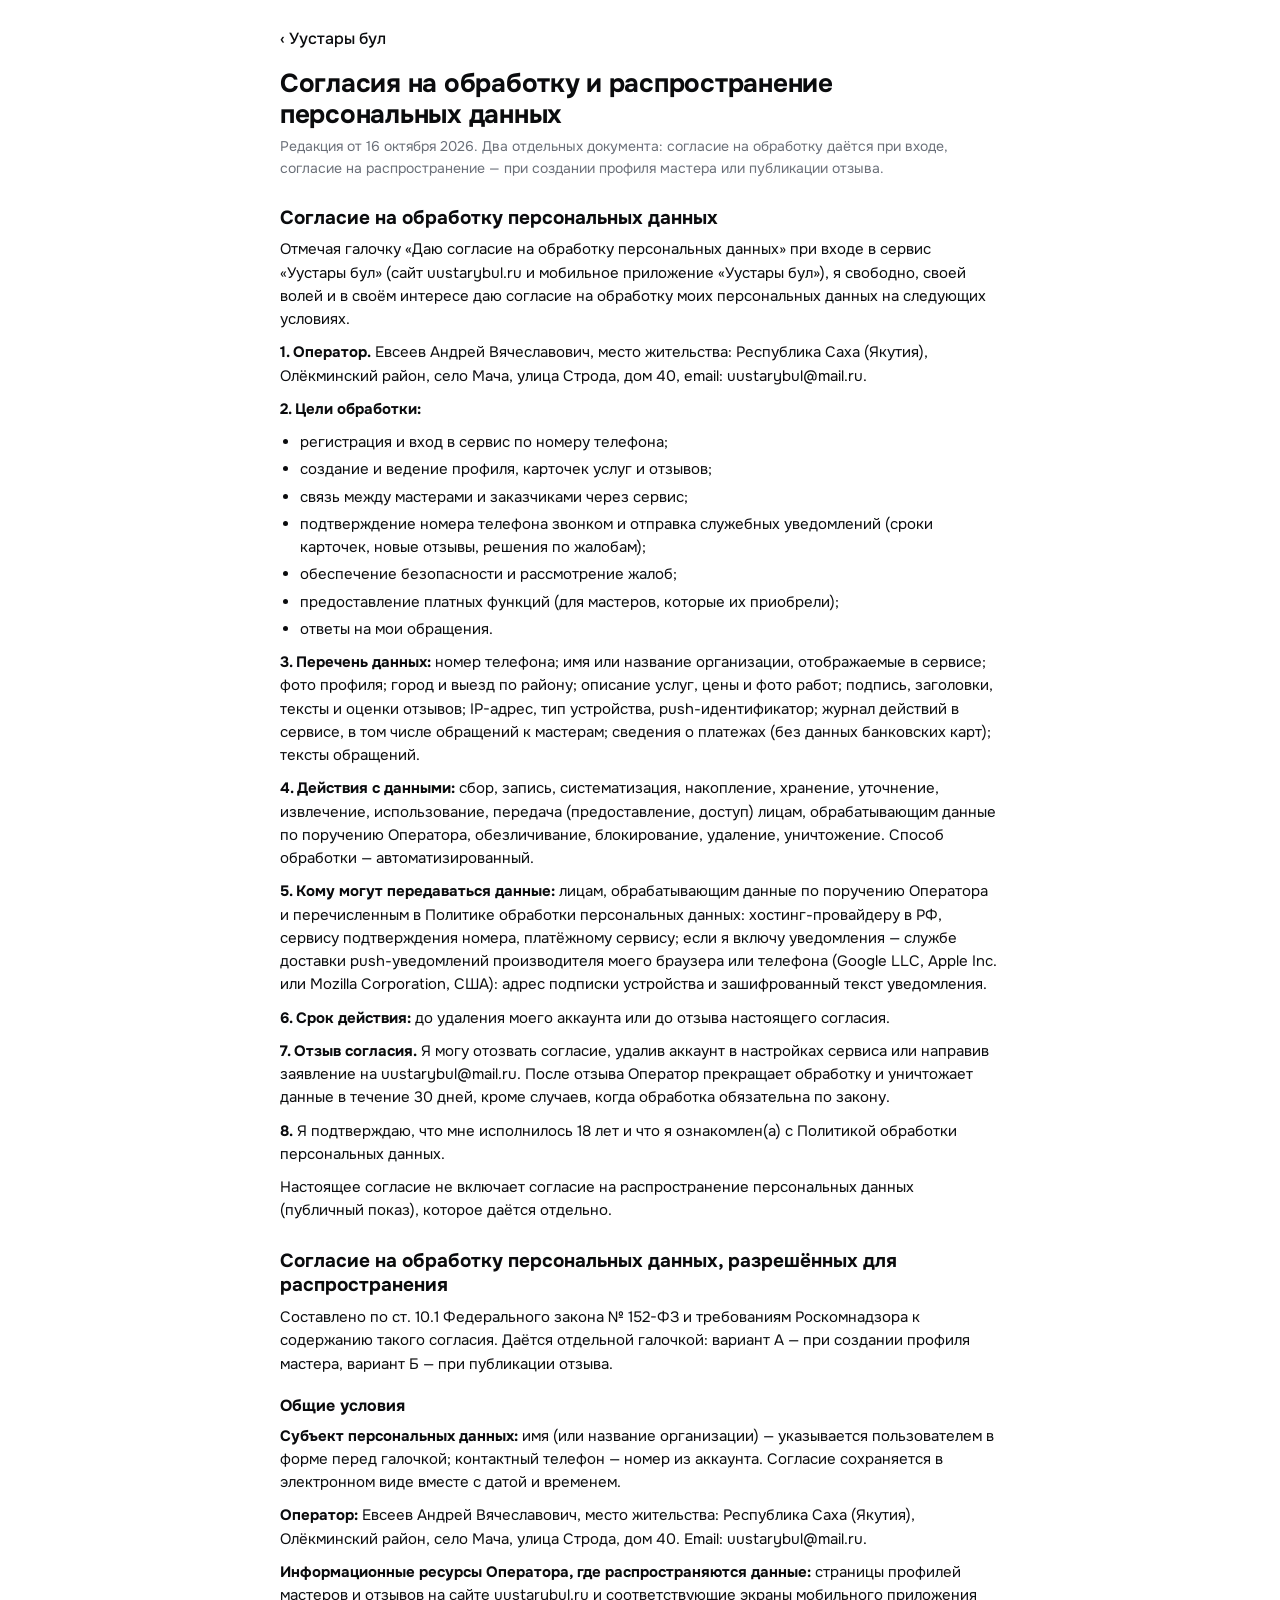
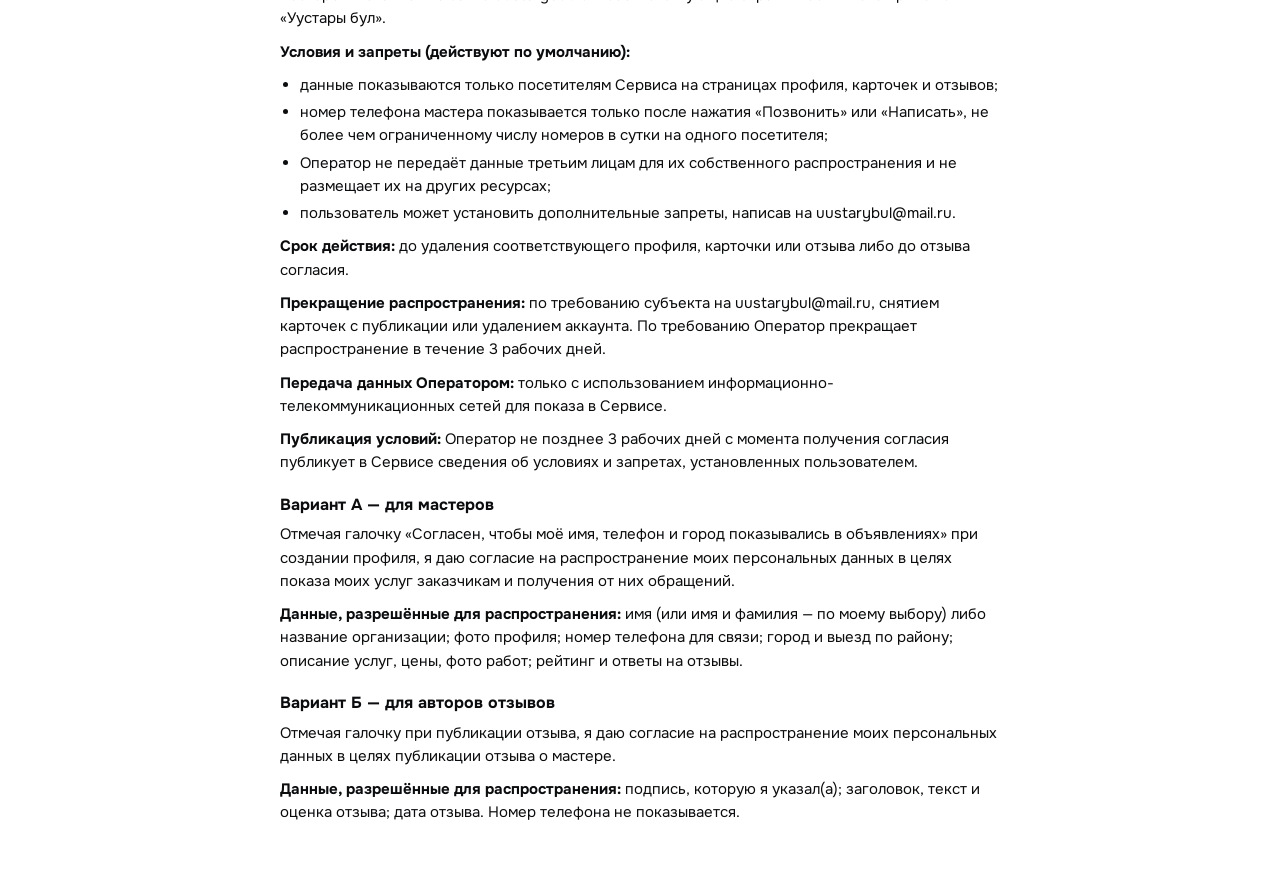
<file: docs/consents.html>
<!doctype html>
<html lang="ru">
<head>
<meta charset="utf-8">
<meta name="viewport" content="width=device-width,initial-scale=1,viewport-fit=cover">
<title>Согласия на обработку и распространение персональных данных — Уустары бул</title>
<link rel="icon" type="image/png" href="../icons/favicon-64.png">
<style>
:root{--bg:#FFFFFF;--fg:#0B0C0E;--mu:#6B7079;--sf:#F4F4F6;--ln:#E5E5EA;--mk:#FFF1C2;--mkf:#5C4200;color-scheme:light}
@media (prefers-color-scheme:dark){:root{--bg:#1A1B1F;--fg:#F5F5F7;--mu:#9499A3;--sf:#24262B;--ln:#2E3035;--mk:#4A3B12;--mkf:#F7E2A6;color-scheme:dark}}
body{margin:0;background:var(--bg);color:var(--fg);font-family:'Onest',system-ui,-apple-system,'Segoe UI',sans-serif;-webkit-font-smoothing:antialiased}
main{max-width:720px;margin:0 auto;padding:16px 20px 48px}
a.back{display:inline-flex;align-items:center;height:44px;font-size:16px;font-weight:500;color:inherit;text-decoration:none}
</style>
<link rel="stylesheet" href="../fonts/onest.css">
<link rel="stylesheet" href="doc.css">
</head>
<script>if(/github\.io$/.test(location.hostname))location.replace('https://uustarybul.ru/docs/'+location.pathname.split('/').pop()+location.hash)</script>
<body><main><a class="back" href="../">‹ Уустары бул</a>
<article class="doc">
<h1>Согласия на обработку и распространение персональных данных</h1>
<p class="meta">Редакция от 16 октября 2026. Два отдельных документа: согласие на обработку даётся при входе, согласие на распространение — при создании профиля мастера или публикации отзыва.</p>

<h2 id="processing">Согласие на обработку персональных данных</h2>
<p>Отмечая галочку «Даю согласие на обработку персональных данных» при входе в сервис «Уустары бул» (сайт uustarybul.ru и мобильное приложение «Уустары бул»), я свободно, своей волей и в своём интересе даю согласие на обработку моих персональных данных на следующих условиях.</p>
<p><b>1. Оператор.</b> Евсеев Андрей Вячеславович, место жительства: Республика Саха (Якутия), Олёкминский район, село Мача, улица Строда, дом 40, email: uustarybul@mail.ru.</p>
<p><b>2. Цели обработки:</b></p>
<ul>
<li>регистрация и вход в сервис по номеру телефона;</li>
<li>создание и ведение профиля, карточек услуг и отзывов;</li>
<li>связь между мастерами и заказчиками через сервис;</li>
<li>подтверждение номера телефона звонком и отправка служебных уведомлений (сроки карточек, новые отзывы, решения по жалобам);</li>
<li>обеспечение безопасности и рассмотрение жалоб;</li>
<li>предоставление платных функций (для мастеров, которые их приобрели);</li>
<li>ответы на мои обращения.</li>
</ul>
<p><b>3. Перечень данных:</b> номер телефона; имя или название организации, отображаемые в сервисе; фото профиля; город и выезд по району; описание услуг, цены и фото работ; подпись, заголовки, тексты и оценки отзывов; IP-адрес, тип устройства, push-идентификатор; журнал действий в сервисе, в том числе обращений к мастерам; сведения о платежах (без данных банковских карт); тексты обращений.</p>
<p><b>4. Действия с данными:</b> сбор, запись, систематизация, накопление, хранение, уточнение, извлечение, использование, передача (предоставление, доступ) лицам, обрабатывающим данные по поручению Оператора, обезличивание, блокирование, удаление, уничтожение. Способ обработки — автоматизированный.</p>
<p><b>5. Кому могут передаваться данные:</b> лицам, обрабатывающим данные по поручению Оператора и перечисленным в Политике обработки персональных данных: хостинг-провайдеру в РФ, сервису подтверждения номера, платёжному сервису; если я включу уведомления — службе доставки push-уведомлений производителя моего браузера или телефона (Google LLC, Apple Inc. или Mozilla Corporation, США): адрес подписки устройства и зашифрованный текст уведомления.</p>
<p><b>6. Срок действия:</b> до удаления моего аккаунта или до отзыва настоящего согласия.</p>
<p><b>7. Отзыв согласия.</b> Я могу отозвать согласие, удалив аккаунт в настройках сервиса или направив заявление на uustarybul@mail.ru. После отзыва Оператор прекращает обработку и уничтожает данные в течение 30 дней, кроме случаев, когда обработка обязательна по закону.</p>
<p><b>8.</b> Я подтверждаю, что мне исполнилось 18 лет и что я ознакомлен(а) с Политикой обработки персональных данных.</p>
<p>Настоящее согласие не включает согласие на распространение персональных данных (публичный показ), которое даётся отдельно.</p>

<h2 id="distribution">Согласие на обработку персональных данных, разрешённых для распространения</h2>
<p>Составлено по ст. 10.1 Федерального закона № 152-ФЗ и требованиям Роскомнадзора к содержанию такого согласия. Даётся отдельной галочкой: вариант А — при создании профиля мастера, вариант Б — при публикации отзыва.</p>
<h3>Общие условия</h3>
<p><b>Субъект персональных данных:</b> имя (или название организации) — указывается пользователем в форме перед галочкой; контактный телефон — номер из аккаунта. Согласие сохраняется в электронном виде вместе с датой и временем.</p>
<p><b>Оператор:</b> Евсеев Андрей Вячеславович, место жительства: Республика Саха (Якутия), Олёкминский район, село Мача, улица Строда, дом 40. Email: uustarybul@mail.ru.</p>
<p><b>Информационные ресурсы Оператора, где распространяются данные:</b> страницы профилей мастеров и отзывов на сайте uustarybul.ru и соответствующие экраны мобильного приложения «Уустары бул».</p>
<p><b>Условия и запреты (действуют по умолчанию):</b></p>
<ul>
<li>данные показываются только посетителям Сервиса на страницах профиля, карточек и отзывов;</li>
<li>номер телефона мастера показывается только после нажатия «Позвонить» или «Написать», не более чем ограниченному числу номеров в сутки на одного посетителя;</li>
<li>Оператор не передаёт данные третьим лицам для их собственного распространения и не размещает их на других ресурсах;</li>
<li>пользователь может установить дополнительные запреты, написав на uustarybul@mail.ru.</li>
</ul>
<p><b>Срок действия:</b> до удаления соответствующего профиля, карточки или отзыва либо до отзыва согласия.</p>
<p><b>Прекращение распространения:</b> по требованию субъекта на uustarybul@mail.ru, снятием карточек с публикации или удалением аккаунта. По требованию Оператор прекращает распространение в течение 3 рабочих дней.</p>
<p><b>Передача данных Оператором:</b> только с использованием информационно-телекоммуникационных сетей для показа в Сервисе.</p>
<p><b>Публикация условий:</b> Оператор не позднее 3 рабочих дней с момента получения согласия публикует в Сервисе сведения об условиях и запретах, установленных пользователем.</p>
<h3>Вариант А — для мастеров</h3>
<p>Отмечая галочку «Согласен, чтобы моё имя, телефон и город показывались в объявлениях» при создании профиля, я даю согласие на распространение моих персональных данных в целях показа моих услуг заказчикам и получения от них обращений.</p>
<p><b>Данные, разрешённые для распространения:</b> имя (или имя и фамилия — по моему выбору) либо название организации; фото профиля; номер телефона для связи; город и выезд по району; описание услуг, цены, фото работ; рейтинг и ответы на отзывы.</p>
<h3>Вариант Б — для авторов отзывов</h3>
<p>Отмечая галочку при публикации отзыва, я даю согласие на распространение моих персональных данных в целях публикации отзыва о мастере.</p>
<p><b>Данные, разрешённые для распространения:</b> подпись, которую я указал(а); заголовок, текст и оценка отзыва; дата отзыва. Номер телефона не показывается.</p>

</article></main></body>
</html>
</file>
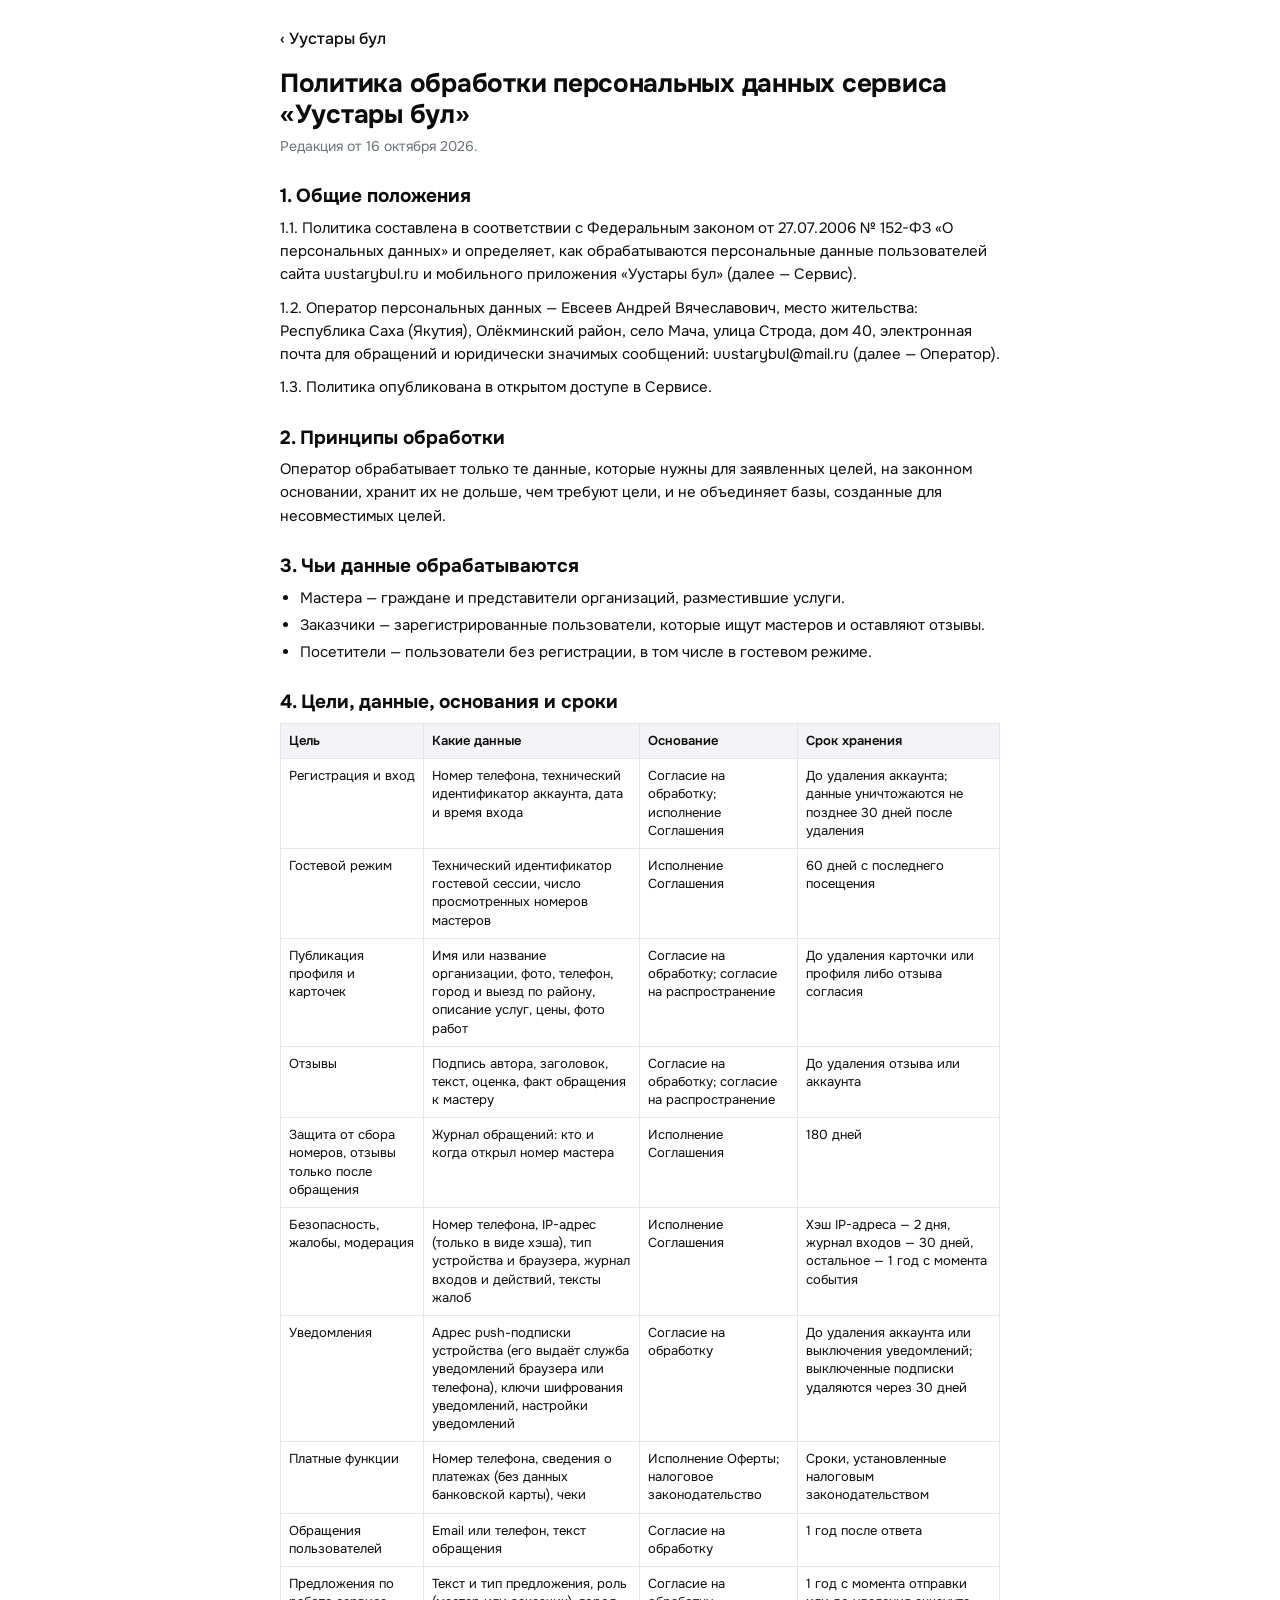
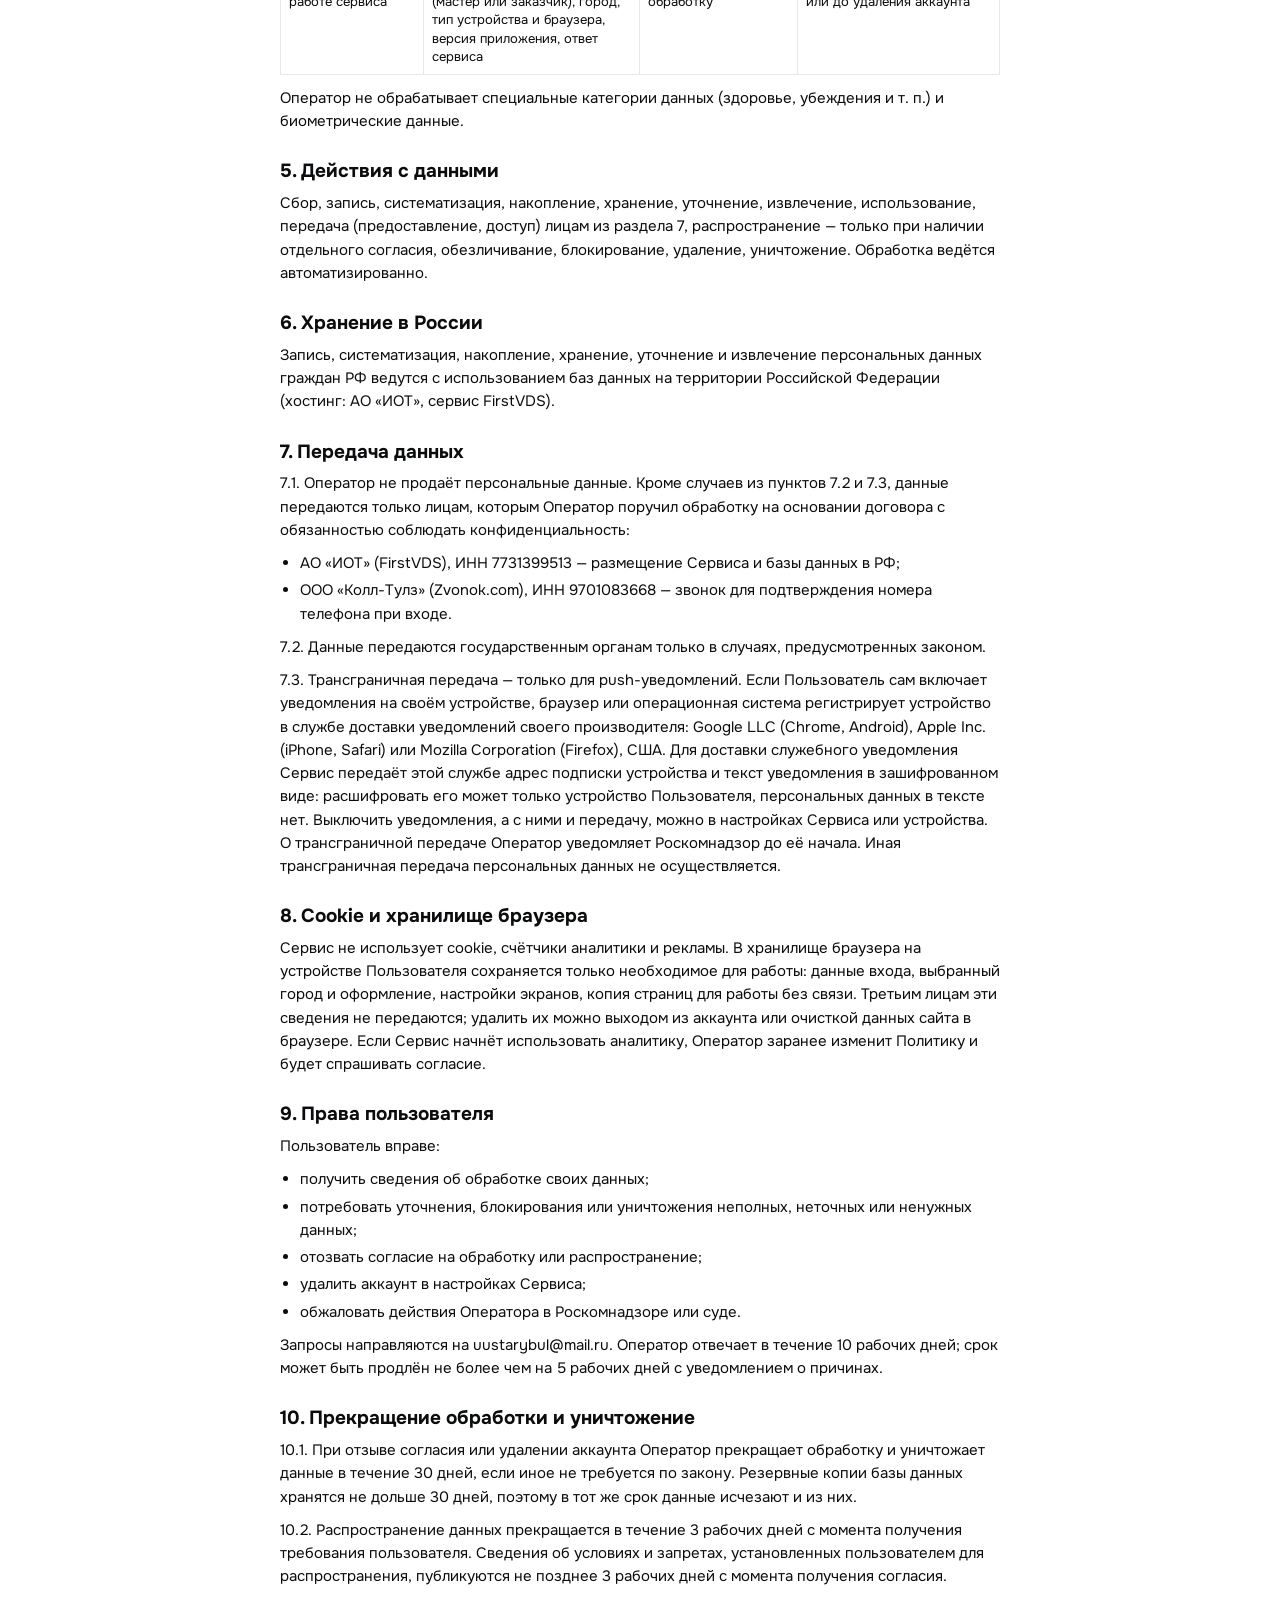
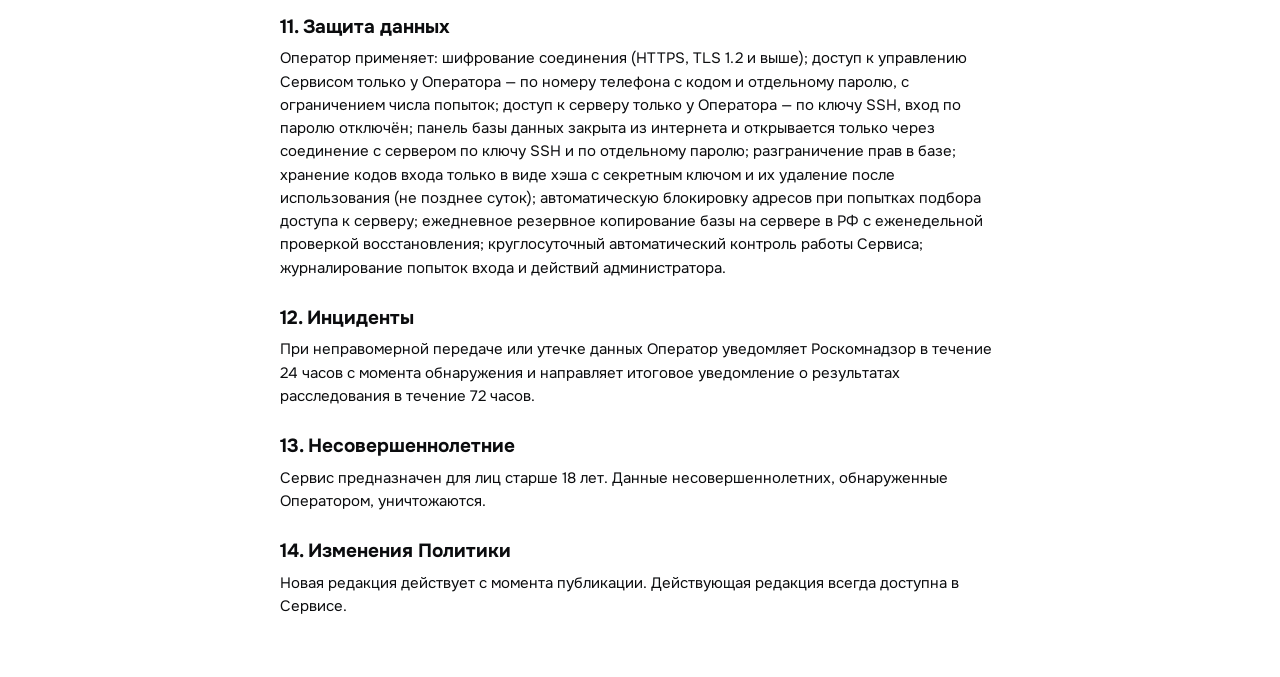
<file: docs/privacy.html>
<!doctype html>
<html lang="ru">
<head>
<meta charset="utf-8">
<meta name="viewport" content="width=device-width,initial-scale=1,viewport-fit=cover">
<title>Политика обработки персональных данных сервиса «Уустары бул» — Уустары бул</title>
<link rel="icon" type="image/png" href="../icons/favicon-64.png">
<style>
:root{--bg:#FFFFFF;--fg:#0B0C0E;--mu:#6B7079;--sf:#F4F4F6;--ln:#E5E5EA;--mk:#FFF1C2;--mkf:#5C4200;color-scheme:light}
@media (prefers-color-scheme:dark){:root{--bg:#1A1B1F;--fg:#F5F5F7;--mu:#9499A3;--sf:#24262B;--ln:#2E3035;--mk:#4A3B12;--mkf:#F7E2A6;color-scheme:dark}}
body{margin:0;background:var(--bg);color:var(--fg);font-family:'Onest',system-ui,-apple-system,'Segoe UI',sans-serif;-webkit-font-smoothing:antialiased}
main{max-width:720px;margin:0 auto;padding:16px 20px 48px}
a.back{display:inline-flex;align-items:center;height:44px;font-size:16px;font-weight:500;color:inherit;text-decoration:none}
</style>
<link rel="stylesheet" href="../fonts/onest.css">
<link rel="stylesheet" href="doc.css">
</head>
<script>if(/github\.io$/.test(location.hostname))location.replace('https://uustarybul.ru/docs/'+location.pathname.split('/').pop()+location.hash)</script>
<body><main><a class="back" href="../">‹ Уустары бул</a>
<article class="doc">
<h1>Политика обработки персональных данных сервиса «Уустары бул»</h1>
<p class="meta">Редакция от 16 октября 2026.</p>

<h2>1. Общие положения</h2>
<p>1.1. Политика составлена в соответствии с Федеральным законом от 27.07.2006 № 152-ФЗ «О персональных данных» и определяет, как обрабатываются персональные данные пользователей сайта uustarybul.ru и мобильного приложения «Уустары бул» (далее — Сервис).</p>
<p>1.2. Оператор персональных данных — Евсеев Андрей Вячеславович, место жительства: Республика Саха (Якутия), Олёкминский район, село Мача, улица Строда, дом 40, электронная почта для обращений и юридически значимых сообщений: uustarybul@mail.ru (далее — Оператор).</p>
<p>1.3. Политика опубликована в открытом доступе в Сервисе.</p>

<h2>2. Принципы обработки</h2>
<p>Оператор обрабатывает только те данные, которые нужны для заявленных целей, на законном основании, хранит их не дольше, чем требуют цели, и не объединяет базы, созданные для несовместимых целей.</p>

<h2>3. Чьи данные обрабатываются</h2>
<ul>
<li>Мастера — граждане и представители организаций, разместившие услуги.</li>
<li>Заказчики — зарегистрированные пользователи, которые ищут мастеров и оставляют отзывы.</li>
<li>Посетители — пользователи без регистрации, в том числе в гостевом режиме.</li>
</ul>

<h2>4. Цели, данные, основания и сроки</h2>
<div class="tbl"><table>
<tr><th>Цель</th><th>Какие данные</th><th>Основание</th><th>Срок хранения</th></tr>
<tr><td>Регистрация и вход</td><td>Номер телефона, технический идентификатор аккаунта, дата и время входа</td><td>Согласие на обработку; исполнение Соглашения</td><td>До удаления аккаунта; данные уничтожаются не позднее 30 дней после удаления</td></tr>
<tr><td>Гостевой режим</td><td>Технический идентификатор гостевой сессии, число просмотренных номеров мастеров</td><td>Исполнение Соглашения</td><td>60 дней с последнего посещения</td></tr>
<tr><td>Публикация профиля и карточек</td><td>Имя или название организации, фото, телефон, город и выезд по району, описание услуг, цены, фото работ</td><td>Согласие на обработку; согласие на распространение</td><td>До удаления карточки или профиля либо отзыва согласия</td></tr>
<tr><td>Отзывы</td><td>Подпись автора, заголовок, текст, оценка, факт обращения к мастеру</td><td>Согласие на обработку; согласие на распространение</td><td>До удаления отзыва или аккаунта</td></tr>
<tr><td>Защита от сбора номеров, отзывы только после обращения</td><td>Журнал обращений: кто и когда открыл номер мастера</td><td>Исполнение Соглашения</td><td>180 дней</td></tr>
<tr><td>Безопасность, жалобы, модерация</td><td>Номер телефона, IP-адрес (только в виде хэша), тип устройства и браузера, журнал входов и действий, тексты жалоб</td><td>Исполнение Соглашения</td><td>Хэш IP-адреса — 2 дня, журнал входов — 30 дней, остальное — 1 год с момента события</td></tr>
<tr><td>Уведомления</td><td>Адрес push-подписки устройства (его выдаёт служба уведомлений браузера или телефона), ключи шифрования уведомлений, настройки уведомлений</td><td>Согласие на обработку</td><td>До удаления аккаунта или выключения уведомлений; выключенные подписки удаляются через 30 дней</td></tr>
<tr><td>Платные функции</td><td>Номер телефона, сведения о платежах (без данных банковской карты), чеки</td><td>Исполнение Оферты; налоговое законодательство</td><td>Сроки, установленные налоговым законодательством</td></tr>
<tr><td>Обращения пользователей</td><td>Email или телефон, текст обращения</td><td>Согласие на обработку</td><td>1 год после ответа</td></tr>
<tr><td>Предложения по работе сервиса</td><td>Текст и тип предложения, роль (мастер или заказчик), город, тип устройства и браузера, версия приложения, ответ сервиса</td><td>Согласие на обработку</td><td>1 год с момента отправки или до удаления аккаунта</td></tr>
</table></div>
<p>Оператор не обрабатывает специальные категории данных (здоровье, убеждения и т. п.) и биометрические данные.</p>

<h2>5. Действия с данными</h2>
<p>Сбор, запись, систематизация, накопление, хранение, уточнение, извлечение, использование, передача (предоставление, доступ) лицам из раздела 7, распространение — только при наличии отдельного согласия, обезличивание, блокирование, удаление, уничтожение. Обработка ведётся автоматизированно.</p>

<h2>6. Хранение в России</h2>
<p>Запись, систематизация, накопление, хранение, уточнение и извлечение персональных данных граждан РФ ведутся с использованием баз данных на территории Российской Федерации (хостинг: АО «ИОТ», сервис FirstVDS).</p>

<h2>7. Передача данных</h2>
<p>7.1. Оператор не продаёт персональные данные. Кроме случаев из пунктов 7.2 и 7.3, данные передаются только лицам, которым Оператор поручил обработку на основании договора с обязанностью соблюдать конфиденциальность:</p>
<ul>
<li>АО «ИОТ» (FirstVDS), ИНН 7731399513 — размещение Сервиса и базы данных в РФ;</li>
<li>ООО «Колл-Тулз» (Zvonok.com), ИНН 9701083668 — звонок для подтверждения номера телефона при входе.</li>

</ul>
<p>7.2. Данные передаются государственным органам только в случаях, предусмотренных законом.</p>
<p>7.3. Трансграничная передача — только для push-уведомлений. Если Пользователь сам включает уведомления на своём устройстве, браузер или операционная система регистрирует устройство в службе доставки уведомлений своего производителя: Google LLC (Chrome, Android), Apple Inc. (iPhone, Safari) или Mozilla Corporation (Firefox), США. Для доставки служебного уведомления Сервис передаёт этой службе адрес подписки устройства и текст уведомления в зашифрованном виде: расшифровать его может только устройство Пользователя, персональных данных в тексте нет. Выключить уведомления, а с ними и передачу, можно в настройках Сервиса или устройства. О трансграничной передаче Оператор уведомляет Роскомнадзор до её начала. Иная трансграничная передача персональных данных не осуществляется.</p>

<h2>8. Cookie и хранилище браузера</h2>
<p>Сервис не использует cookie, счётчики аналитики и рекламы. В хранилище браузера на устройстве Пользователя сохраняется только необходимое для работы: данные входа, выбранный город и оформление, настройки экранов, копия страниц для работы без связи. Третьим лицам эти сведения не передаются; удалить их можно выходом из аккаунта или очисткой данных сайта в браузере. Если Сервис начнёт использовать аналитику, Оператор заранее изменит Политику и будет спрашивать согласие.</p>

<h2>9. Права пользователя</h2>
<p>Пользователь вправе:</p>
<ul>
<li>получить сведения об обработке своих данных;</li>
<li>потребовать уточнения, блокирования или уничтожения неполных, неточных или ненужных данных;</li>
<li>отозвать согласие на обработку или распространение;</li>
<li>удалить аккаунт в настройках Сервиса;</li>
<li>обжаловать действия Оператора в Роскомнадзоре или суде.</li>
</ul>
<p>Запросы направляются на uustarybul@mail.ru. Оператор отвечает в течение 10 рабочих дней; срок может быть продлён не более чем на 5 рабочих дней с уведомлением о причинах.</p>

<h2>10. Прекращение обработки и уничтожение</h2>
<p>10.1. При отзыве согласия или удалении аккаунта Оператор прекращает обработку и уничтожает данные в течение 30 дней, если иное не требуется по закону. Резервные копии базы данных хранятся не дольше 30 дней, поэтому в тот же срок данные исчезают и из них.</p>
<p>10.2. Распространение данных прекращается в течение 3 рабочих дней с момента получения требования пользователя. Сведения об условиях и запретах, установленных пользователем для распространения, публикуются не позднее 3 рабочих дней с момента получения согласия.</p>

<h2>11. Защита данных</h2>
<p>Оператор применяет: шифрование соединения (HTTPS, TLS 1.2 и выше); доступ к управлению Сервисом только у Оператора — по номеру телефона с кодом и отдельному паролю, с ограничением числа попыток; доступ к серверу только у Оператора — по ключу SSH, вход по паролю отключён; панель базы данных закрыта из интернета и открывается только через соединение с сервером по ключу SSH и по отдельному паролю; разграничение прав в базе; хранение кодов входа только в виде хэша с секретным ключом и их удаление после использования (не позднее суток); автоматическую блокировку адресов при попытках подбора доступа к серверу; ежедневное резервное копирование базы на сервере в РФ с еженедельной проверкой восстановления; круглосуточный автоматический контроль работы Сервиса; журналирование попыток входа и действий администратора.</p>

<h2>12. Инциденты</h2>
<p>При неправомерной передаче или утечке данных Оператор уведомляет Роскомнадзор в течение 24 часов с момента обнаружения и направляет итоговое уведомление о результатах расследования в течение 72 часов.</p>

<h2>13. Несовершеннолетние</h2>
<p>Сервис предназначен для лиц старше 18 лет. Данные несовершеннолетних, обнаруженные Оператором, уничтожаются.</p>

<h2>14. Изменения Политики</h2>
<p>Новая редакция действует с момента публикации. Действующая редакция всегда доступна в Сервисе.</p>

</article></main></body>
</html>
</file>
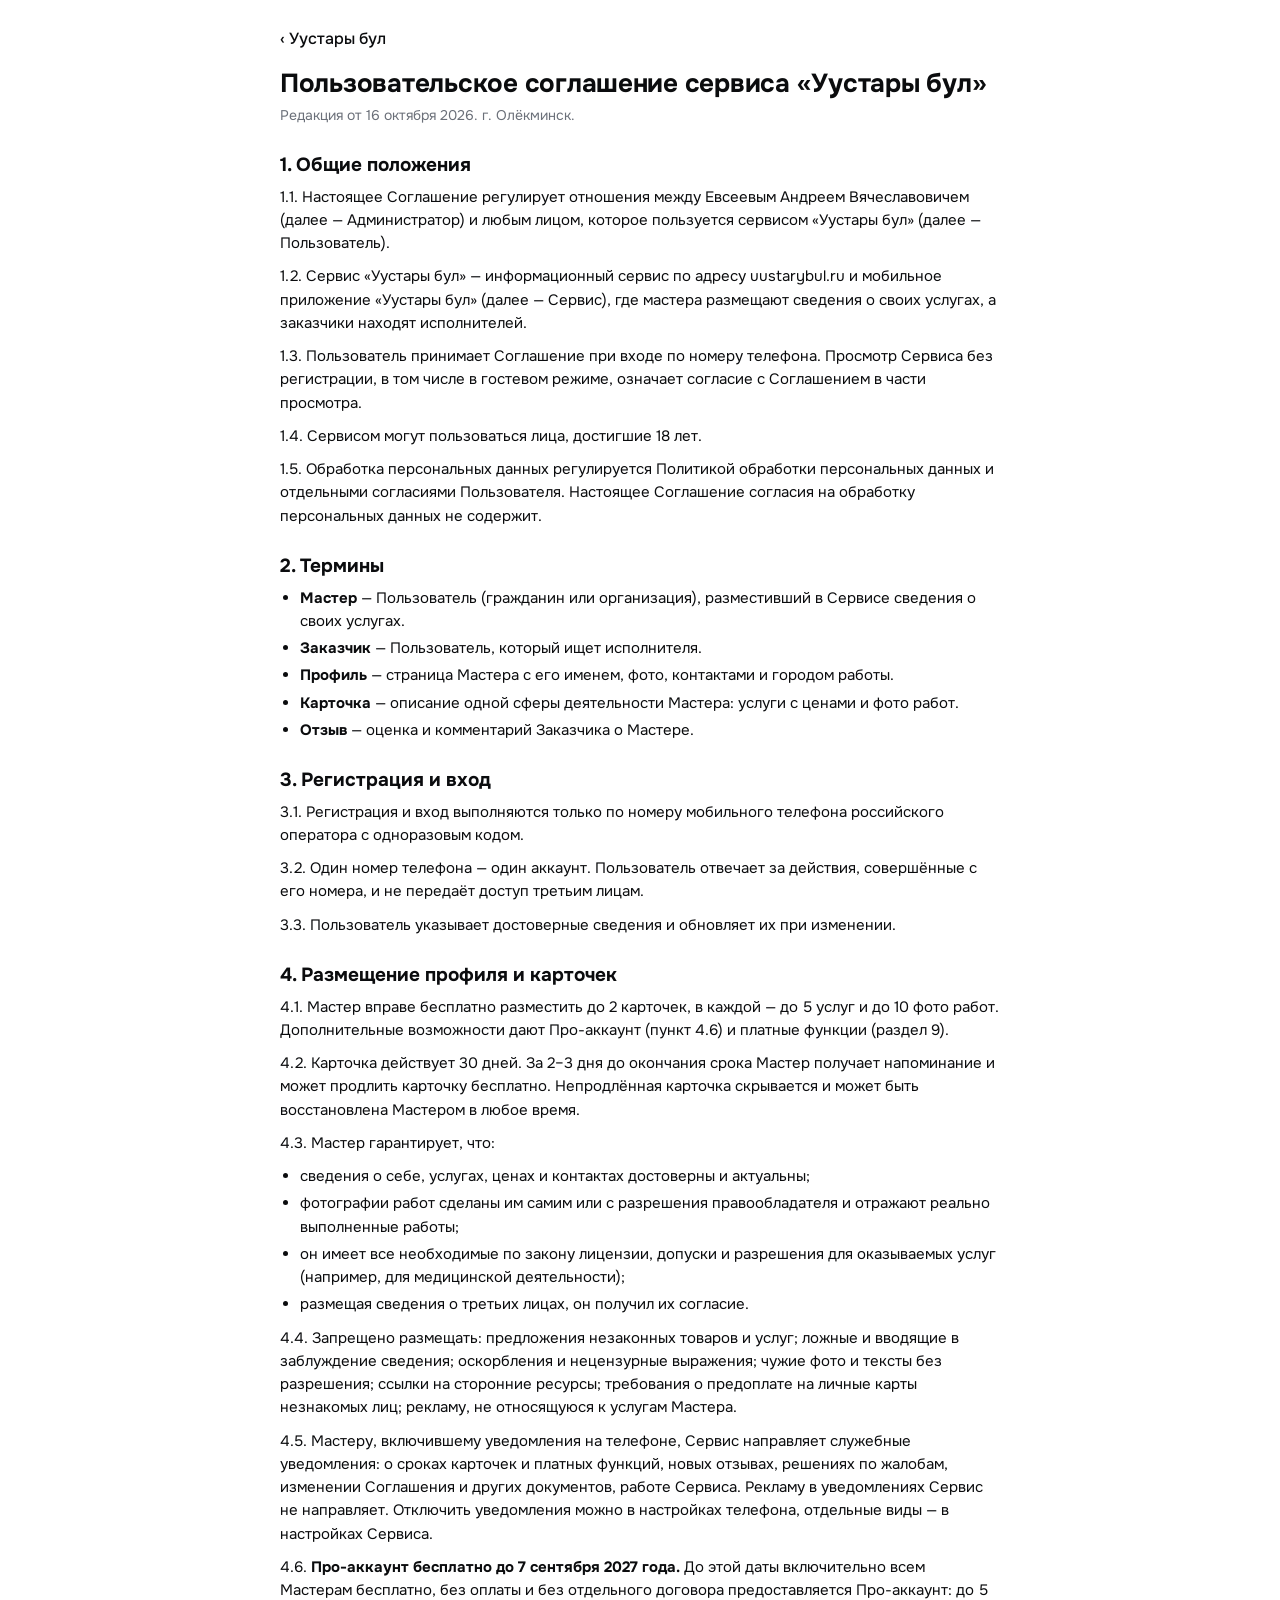
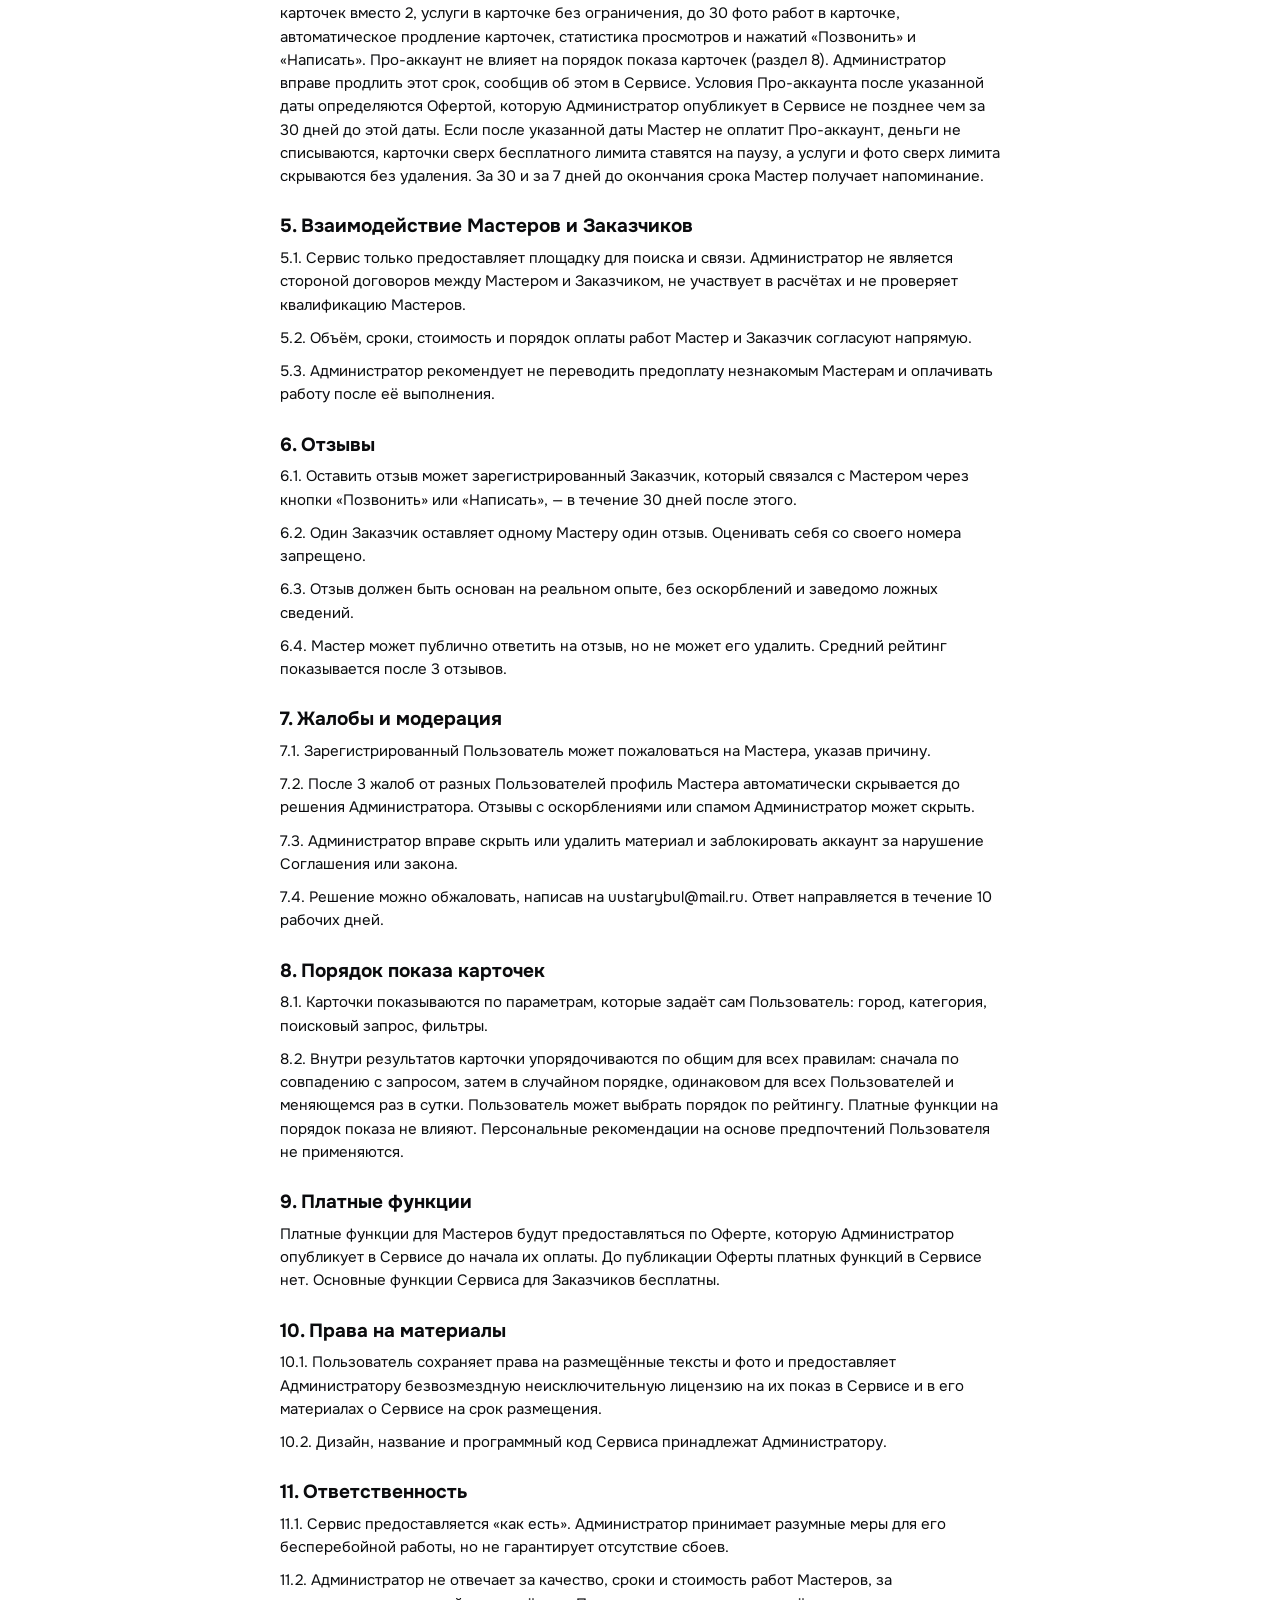
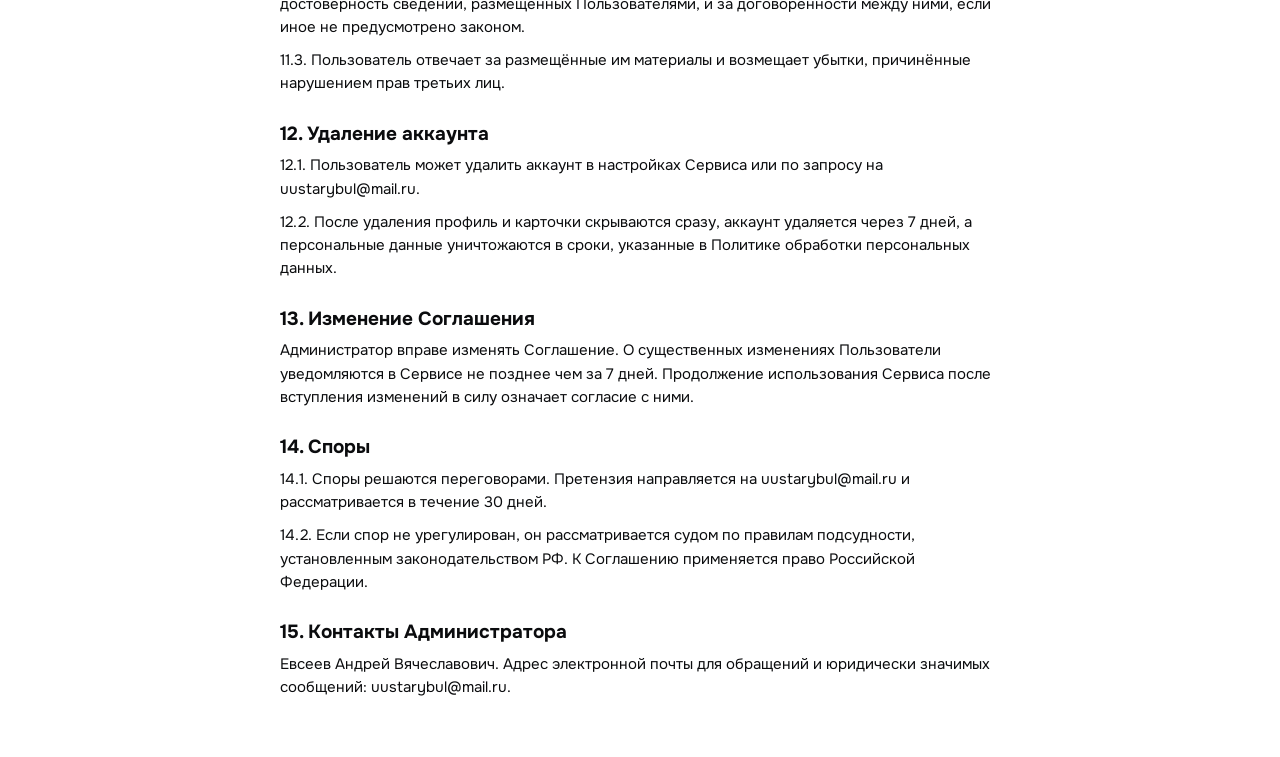
<file: docs/terms.html>
<!doctype html>
<html lang="ru">
<head>
<meta charset="utf-8">
<meta name="viewport" content="width=device-width,initial-scale=1,viewport-fit=cover">
<title>Пользовательское соглашение сервиса «Уустары бул» — Уустары бул</title>
<link rel="icon" type="image/png" href="../icons/favicon-64.png">
<style>
:root{--bg:#FFFFFF;--fg:#0B0C0E;--mu:#6B7079;--sf:#F4F4F6;--ln:#E5E5EA;--mk:#FFF1C2;--mkf:#5C4200;color-scheme:light}
@media (prefers-color-scheme:dark){:root{--bg:#1A1B1F;--fg:#F5F5F7;--mu:#9499A3;--sf:#24262B;--ln:#2E3035;--mk:#4A3B12;--mkf:#F7E2A6;color-scheme:dark}}
body{margin:0;background:var(--bg);color:var(--fg);font-family:'Onest',system-ui,-apple-system,'Segoe UI',sans-serif;-webkit-font-smoothing:antialiased}
main{max-width:720px;margin:0 auto;padding:16px 20px 48px}
a.back{display:inline-flex;align-items:center;height:44px;font-size:16px;font-weight:500;color:inherit;text-decoration:none}
</style>
<link rel="stylesheet" href="../fonts/onest.css">
<link rel="stylesheet" href="doc.css">
</head>
<script>if(/github\.io$/.test(location.hostname))location.replace('https://uustarybul.ru/docs/'+location.pathname.split('/').pop()+location.hash)</script>
<body><main><a class="back" href="../">‹ Уустары бул</a>
<article class="doc">
<h1>Пользовательское соглашение сервиса «Уустары бул»</h1>
<p class="meta">Редакция от 16 октября 2026. г. Олёкминск.</p>

<h2>1. Общие положения</h2>
<p>1.1. Настоящее Соглашение регулирует отношения между Евсеевым Андреем Вячеславовичем (далее — Администратор) и любым лицом, которое пользуется сервисом «Уустары бул» (далее — Пользователь).</p>
<p>1.2. Сервис «Уустары бул» — информационный сервис по адресу uustarybul.ru и мобильное приложение «Уустары бул» (далее — Сервис), где мастера размещают сведения о своих услугах, а заказчики находят исполнителей.</p>
<p>1.3. Пользователь принимает Соглашение при входе по номеру телефона. Просмотр Сервиса без регистрации, в том числе в гостевом режиме, означает согласие с Соглашением в части просмотра.</p>
<p>1.4. Сервисом могут пользоваться лица, достигшие 18 лет.</p>
<p>1.5. Обработка персональных данных регулируется Политикой обработки персональных данных и отдельными согласиями Пользователя. Настоящее Соглашение согласия на обработку персональных данных не содержит.</p>

<h2>2. Термины</h2>
<ul>
<li><b>Мастер</b> — Пользователь (гражданин или организация), разместивший в Сервисе сведения о своих услугах.</li>
<li><b>Заказчик</b> — Пользователь, который ищет исполнителя.</li>
<li><b>Профиль</b> — страница Мастера с его именем, фото, контактами и городом работы.</li>
<li><b>Карточка</b> — описание одной сферы деятельности Мастера: услуги с ценами и фото работ.</li>
<li><b>Отзыв</b> — оценка и комментарий Заказчика о Мастере.</li>
</ul>

<h2>3. Регистрация и вход</h2>
<p>3.1. Регистрация и вход выполняются только по номеру мобильного телефона российского оператора с одноразовым кодом.</p>
<p>3.2. Один номер телефона — один аккаунт. Пользователь отвечает за действия, совершённые с его номера, и не передаёт доступ третьим лицам.</p>
<p>3.3. Пользователь указывает достоверные сведения и обновляет их при изменении.</p>

<h2>4. Размещение профиля и карточек</h2>
<p>4.1. Мастер вправе бесплатно разместить до 2 карточек, в каждой — до 5 услуг и до 10 фото работ. Дополнительные возможности дают Про-аккаунт (пункт 4.6) и платные функции (раздел 9).</p>
<p>4.2. Карточка действует 30 дней. За 2–3 дня до окончания срока Мастер получает напоминание и может продлить карточку бесплатно. Непродлённая карточка скрывается и может быть восстановлена Мастером в любое время.</p>
<p>4.3. Мастер гарантирует, что:</p>
<ul>
<li>сведения о себе, услугах, ценах и контактах достоверны и актуальны;</li>
<li>фотографии работ сделаны им самим или с разрешения правообладателя и отражают реально выполненные работы;</li>
<li>он имеет все необходимые по закону лицензии, допуски и разрешения для оказываемых услуг (например, для медицинской деятельности);</li>
<li>размещая сведения о третьих лицах, он получил их согласие.</li>
</ul>
<p>4.4. Запрещено размещать: предложения незаконных товаров и услуг; ложные и вводящие в заблуждение сведения; оскорбления и нецензурные выражения; чужие фото и тексты без разрешения; ссылки на сторонние ресурсы; требования о предоплате на личные карты незнакомых лиц; рекламу, не относящуюся к услугам Мастера.</p>
<p>4.5. Мастеру, включившему уведомления на телефоне, Сервис направляет служебные уведомления: о сроках карточек и платных функций, новых отзывах, решениях по жалобам, изменении Соглашения и других документов, работе Сервиса. Рекламу в уведомлениях Сервис не направляет. Отключить уведомления можно в настройках телефона, отдельные виды — в настройках Сервиса.</p>
<p>4.6. <b>Про-аккаунт бесплатно до <span data-free-pro>7 сентября 2027</span> года.</b> До этой даты включительно всем Мастерам бесплатно, без оплаты и без отдельного договора предоставляется Про-аккаунт: до 5 карточек вместо 2, услуги в карточке без ограничения, до 30 фото работ в карточке, автоматическое продление карточек, статистика просмотров и нажатий «Позвонить» и «Написать». Про-аккаунт не влияет на порядок показа карточек (раздел 8). Администратор вправе продлить этот срок, сообщив об этом в Сервисе. Условия Про-аккаунта после указанной даты определяются Офертой, которую Администратор опубликует в Сервисе не позднее чем за 30 дней до этой даты. Если после указанной даты Мастер не оплатит Про-аккаунт, деньги не списываются, карточки сверх бесплатного лимита ставятся на паузу, а услуги и фото сверх лимита скрываются без удаления. За 30 и за 7 дней до окончания срока Мастер получает напоминание.</p>

<h2>5. Взаимодействие Мастеров и Заказчиков</h2>
<p>5.1. Сервис только предоставляет площадку для поиска и связи. Администратор не является стороной договоров между Мастером и Заказчиком, не участвует в расчётах и не проверяет квалификацию Мастеров.</p>
<p>5.2. Объём, сроки, стоимость и порядок оплаты работ Мастер и Заказчик согласуют напрямую.</p>
<p>5.3. Администратор рекомендует не переводить предоплату незнакомым Мастерам и оплачивать работу после её выполнения.</p>

<h2>6. Отзывы</h2>
<p>6.1. Оставить отзыв может зарегистрированный Заказчик, который связался с Мастером через кнопки «Позвонить» или «Написать», — в течение 30 дней после этого.</p>
<p>6.2. Один Заказчик оставляет одному Мастеру один отзыв. Оценивать себя со своего номера запрещено.</p>
<p>6.3. Отзыв должен быть основан на реальном опыте, без оскорблений и заведомо ложных сведений.</p>
<p>6.4. Мастер может публично ответить на отзыв, но не может его удалить. Средний рейтинг показывается после 3 отзывов.</p>

<h2>7. Жалобы и модерация</h2>
<p>7.1. Зарегистрированный Пользователь может пожаловаться на Мастера, указав причину.</p>
<p>7.2. После 3 жалоб от разных Пользователей профиль Мастера автоматически скрывается до решения Администратора. Отзывы с оскорблениями или спамом Администратор может скрыть.</p>
<p>7.3. Администратор вправе скрыть или удалить материал и заблокировать аккаунт за нарушение Соглашения или закона.</p>
<p>7.4. Решение можно обжаловать, написав на uustarybul@mail.ru. Ответ направляется в течение 10 рабочих дней.</p>

<h2>8. Порядок показа карточек</h2>
<p>8.1. Карточки показываются по параметрам, которые задаёт сам Пользователь: город, категория, поисковый запрос, фильтры.</p>
<p>8.2. Внутри результатов карточки упорядочиваются по общим для всех правилам: сначала по совпадению с запросом, затем в случайном порядке, одинаковом для всех Пользователей и меняющемся раз в сутки. Пользователь может выбрать порядок по рейтингу. Платные функции на порядок показа не влияют. Персональные рекомендации на основе предпочтений Пользователя не применяются.</p>

<h2>9. Платные функции</h2>
<p>Платные функции для Мастеров будут предоставляться по Оферте, которую Администратор опубликует в Сервисе до начала их оплаты. До публикации Оферты платных функций в Сервисе нет. Основные функции Сервиса для Заказчиков бесплатны.</p>

<h2>10. Права на материалы</h2>
<p>10.1. Пользователь сохраняет права на размещённые тексты и фото и предоставляет Администратору безвозмездную неисключительную лицензию на их показ в Сервисе и в его материалах о Сервисе на срок размещения.</p>
<p>10.2. Дизайн, название и программный код Сервиса принадлежат Администратору.</p>

<h2>11. Ответственность</h2>
<p>11.1. Сервис предоставляется «как есть». Администратор принимает разумные меры для его бесперебойной работы, но не гарантирует отсутствие сбоев.</p>
<p>11.2. Администратор не отвечает за качество, сроки и стоимость работ Мастеров, за достоверность сведений, размещённых Пользователями, и за договорённости между ними, если иное не предусмотрено законом.</p>
<p>11.3. Пользователь отвечает за размещённые им материалы и возмещает убытки, причинённые нарушением прав третьих лиц.</p>

<h2>12. Удаление аккаунта</h2>
<p>12.1. Пользователь может удалить аккаунт в настройках Сервиса или по запросу на uustarybul@mail.ru.</p>
<p>12.2. После удаления профиль и карточки скрываются сразу, аккаунт удаляется через 7 дней, а персональные данные уничтожаются в сроки, указанные в Политике обработки персональных данных.</p>

<h2>13. Изменение Соглашения</h2>
<p>Администратор вправе изменять Соглашение. О существенных изменениях Пользователи уведомляются в Сервисе не позднее чем за 7 дней. Продолжение использования Сервиса после вступления изменений в силу означает согласие с ними.</p>

<h2>14. Споры</h2>
<p>14.1. Споры решаются переговорами. Претензия направляется на uustarybul@mail.ru и рассматривается в течение 30 дней.</p>
<p>14.2. Если спор не урегулирован, он рассматривается судом по правилам подсудности, установленным законодательством РФ. К Соглашению применяется право Российской Федерации.</p>

<h2>15. Контакты Администратора</h2>
<p>Евсеев Андрей Вячеславович. Адрес электронной почты для обращений и юридически значимых сообщений: uustarybul@mail.ru.</p>

</article></main></body>
</html>
</file>
<file: fonts/onest.css>
/* Шрифт Onest (SIL OFL 1.1, fonts/OFL.txt) — со своего сервера, без Google Fonts.
   Переменная толщина 100–900; браузер скачивает только нужные наборы букв. Источник: @fontsource-variable/onest 5.3.1 */
@font-face{font-family:'Onest';font-style:normal;font-display:swap;font-weight:100 900;src:url(onest-cyrillic.woff2) format('woff2');unicode-range:U+0301,U+0400-045F,U+0490-0491,U+04B0-04B1,U+2116}
@font-face{font-family:'Onest';font-style:normal;font-display:swap;font-weight:100 900;src:url(onest-cyrillic-ext.woff2) format('woff2');unicode-range:U+0460-052F,U+1C80-1C8A,U+20B4,U+2DE0-2DFF,U+A640-A69F,U+FE2E-FE2F}
@font-face{font-family:'Onest';font-style:normal;font-display:swap;font-weight:100 900;src:url(onest-latin.woff2) format('woff2');unicode-range:U+0000-00FF,U+0131,U+0152-0153,U+02BB-02BC,U+02C6,U+02DA,U+02DC,U+0304,U+0308,U+0329,U+2000-206F,U+20AC,U+2122,U+2191,U+2193,U+2212,U+2215,U+FEFF,U+FFFD}
@font-face{font-family:'Onest';font-style:normal;font-display:swap;font-weight:100 900;src:url(onest-latin-ext.woff2) format('woff2');unicode-range:U+0100-02BA,U+02BD-02C5,U+02C7-02CC,U+02CE-02D7,U+02DD-02FF,U+0304,U+0308,U+0329,U+1D00-1DBF,U+1E00-1E9F,U+1EF2-1EFF,U+2020,U+20A0-20AB,U+20AD-20C0,U+2113,U+2C60-2C7F,U+A720-A7FF}
</file>
<file: docs/doc.css>
/* Оформление документов — и на отдельной странице, и внутри приложения */
.doc{font-size:15px;line-height:1.55}
.doc h1{font-size:26px;line-height:1.2;margin:8px 0 6px;letter-spacing:-.01em}
.doc h2{font-size:19px;line-height:1.3;margin:26px 0 8px}
.doc h3{font-size:16px;margin:18px 0 6px}
.doc p{margin:0 0 10px}
.doc ul{margin:0 0 10px;padding-left:20px}
.doc li{margin-bottom:4px}
.doc .meta{color:var(--mu);font-size:14px}
.doc .draft{background:var(--mk);color:var(--mkf);border-radius:12px;padding:10px 14px;font-size:14px;line-height:1.4;margin:4px 0 16px}
.doc mark{background:var(--mk);color:var(--mkf);border-radius:4px;padding:0 3px}
.doc .tbl{overflow-x:auto;margin:0 -20px 12px;padding:0 20px}
.doc table{border-collapse:collapse;font-size:13px;line-height:1.4;min-width:560px}
.doc th,.doc td{border:.5px solid var(--ln);padding:8px;text-align:left;vertical-align:top}
.doc th{background:var(--sf);font-weight:600}
</file>
